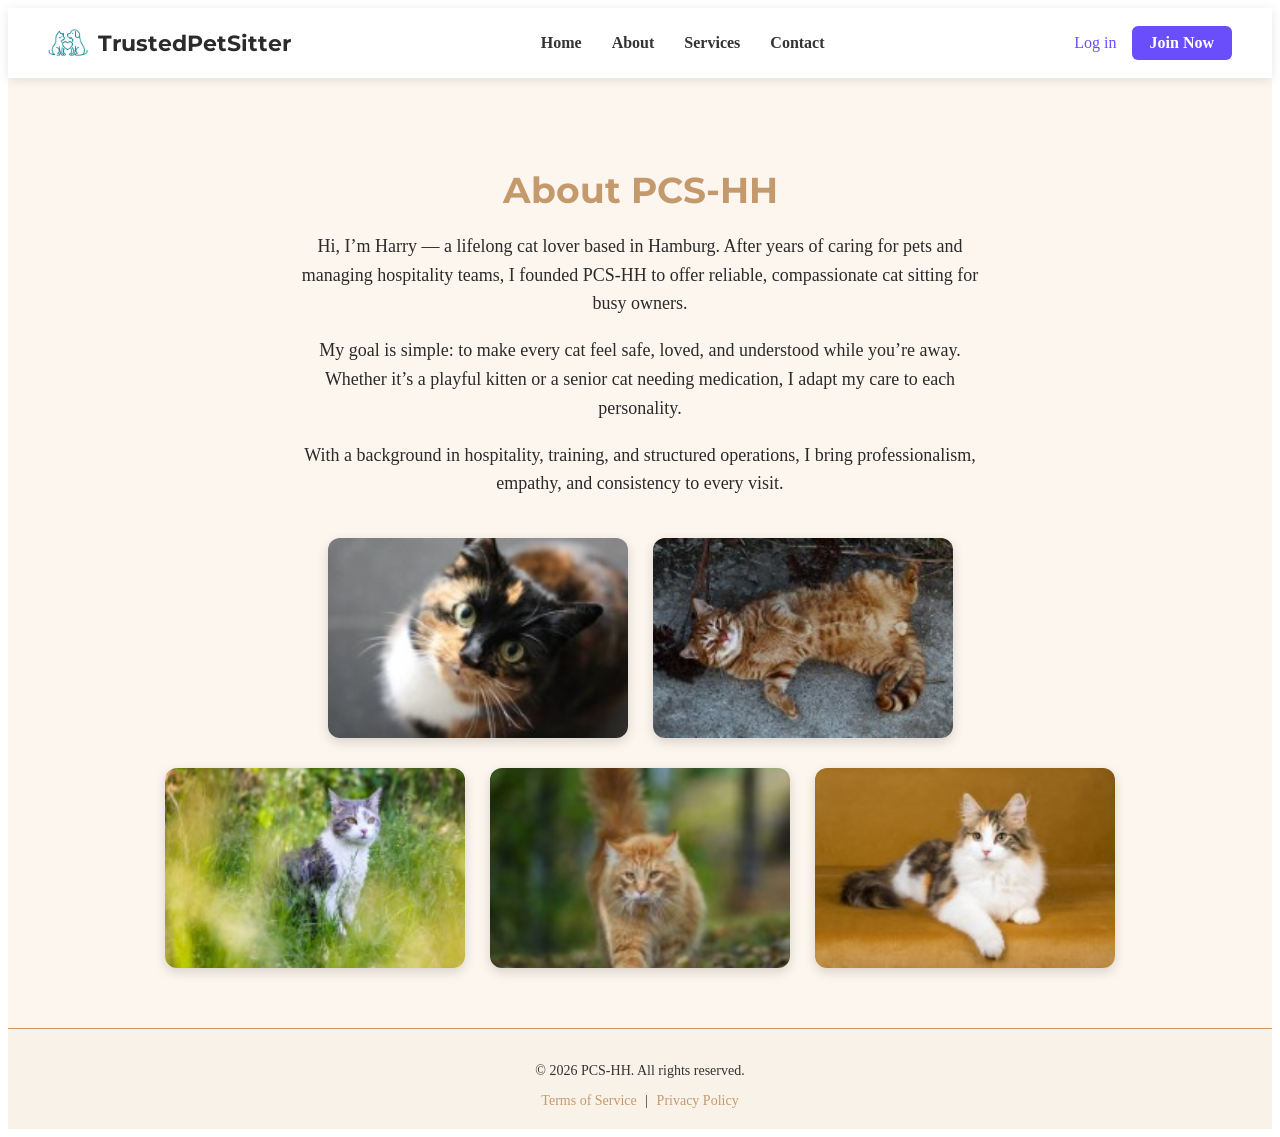
<file: about.html>
<!DOCTYPE html>
<html lang="en">
<head>
  <meta charset="UTF-8">
  <title>About – PCS-HH</title>
  <link href="https://fonts.googleapis.com/css2?family=Montserrat:wght@600&family=Lato&display=swap" rel="stylesheet">
  <link rel="stylesheet" href="style.css">
  
  
  <style>
    /* --- Paste this inside the <style> tags of about, services, and contact html --- */
.main-header {
  display: flex;
  align-items: center;
  justify-content: space-between;
  background: #fff;
  padding: 15px 40px;
  box-shadow: 0 2px 10px rgba(0,0,0,0.1);
  position: sticky;
  top: 0;
  z-index: 1000;
}

.logo {
  display: flex;
  align-items: center;
  gap: 10px;
}

.logo img {
  width: 40px;
  height: 40px;
  object-fit: contain;
}

.logo h1 {
  font-family: Montserrat, sans-serif;
  font-size: 22px;
  color: #2b2b2b;
  font-weight: 700;
  margin: 0;
}

.main-nav ul {
  display: flex;
  gap: 30px;
  list-style: none;
  margin: 0;
  padding: 0;
}

.main-nav a {
  text-decoration: none;
  font-weight: 600;
  color: #333;
  transition: color 0.3s ease;
}

.main-nav a:hover {
  color: #c49a6c;
}

.auth-buttons {
  display: flex;
  align-items: center;
  gap: 15px;
}

.login-link {
  color: #6a4efc;
  text-decoration: none;
  font-weight: 500;
}

.join-btn {
  background-color: #6a4efc;
  color: #fff;
  padding: 8px 18px;
  border-radius: 6px;
  font-weight: 600;
  text-decoration: none;
}

  </style>
</head>

<body>
<!-- REPLACE YOUR OLD PLAIN NAVIGATION LINKS WITH THIS COMPLETE BLOCK -->
<header class="main-header">
  <div class="logo">
    <img src="images/Cat_Dog.png" alt="Cat and Dog Icon">
    <h1>TrustedPetSitter</h1>
  </div>

  <nav class="main-nav">
    <ul>
      <li><a href="index.html">Home</a></li>
      <li><a href="about.html">About</a></li>
      <li><a href="services.html">Services</a></li>
      <li><a href="contact.html">Contact</a></li>
    </ul>
  </nav>

  <div class="auth-buttons">
    <a href="login.html" class="login-link">Log in</a>
    <a href="join.html" class="join-btn">Join Now</a>
  </div>
</header>

<!-- KEEP YOUR EXISTING "ABOUT PCS-HH" MAIN SECTION DOWN HERE EXACTLY AS IT IS -->


<section class="about-section">
  <div class="about-text">
    <h1>About PCS‑HH</h1>
    <p>Hi, I’m Harry — a lifelong cat lover based in Hamburg. After years of caring for pets and managing hospitality teams, I founded PCS‑HH to offer reliable, compassionate cat sitting for busy owners.</p>
    <p>My goal is simple: to make every cat feel safe, loved, and understood while you’re away. Whether it’s a playful kitten or a senior cat needing medication, I adapt my care to each personality.</p>
    <p>With a background in hospitality, training, and structured operations, I bring professionalism, empathy, and consistency to every visit.</p>
  </div>

  <div class="about-gallery">
    <div class="row top-row">
      <img src="images/cali_cat_female.jpg" alt="Calico cat">
      <img src="images/male_cat_lying_down.jpg" alt="Male cat lying down">
    </div>
    <div class="row bottom-row">
      <img src="images/male-cat-neuter.jpg" alt="Neutered male cat">
      <img src="images/o-cat-walking.jpg" alt="Orange cat walking">
      <img src="images/queen_cat_sitting.jpg" alt="Queen cat sitting">
    </div>
  </div>
</section>

<!-- Replace your old script tag with this precise GitHub Pages path -->
<script src="https://github.io"></script>



<footer class="site-footer">
  <p>© 2026 PCS‑HH. All rights reserved.</p>
  <a href="terms.html">Terms of Service</a> |
  <a href="privacy.html">Privacy Policy</a>
</footer>

</body>
</html>
</file>
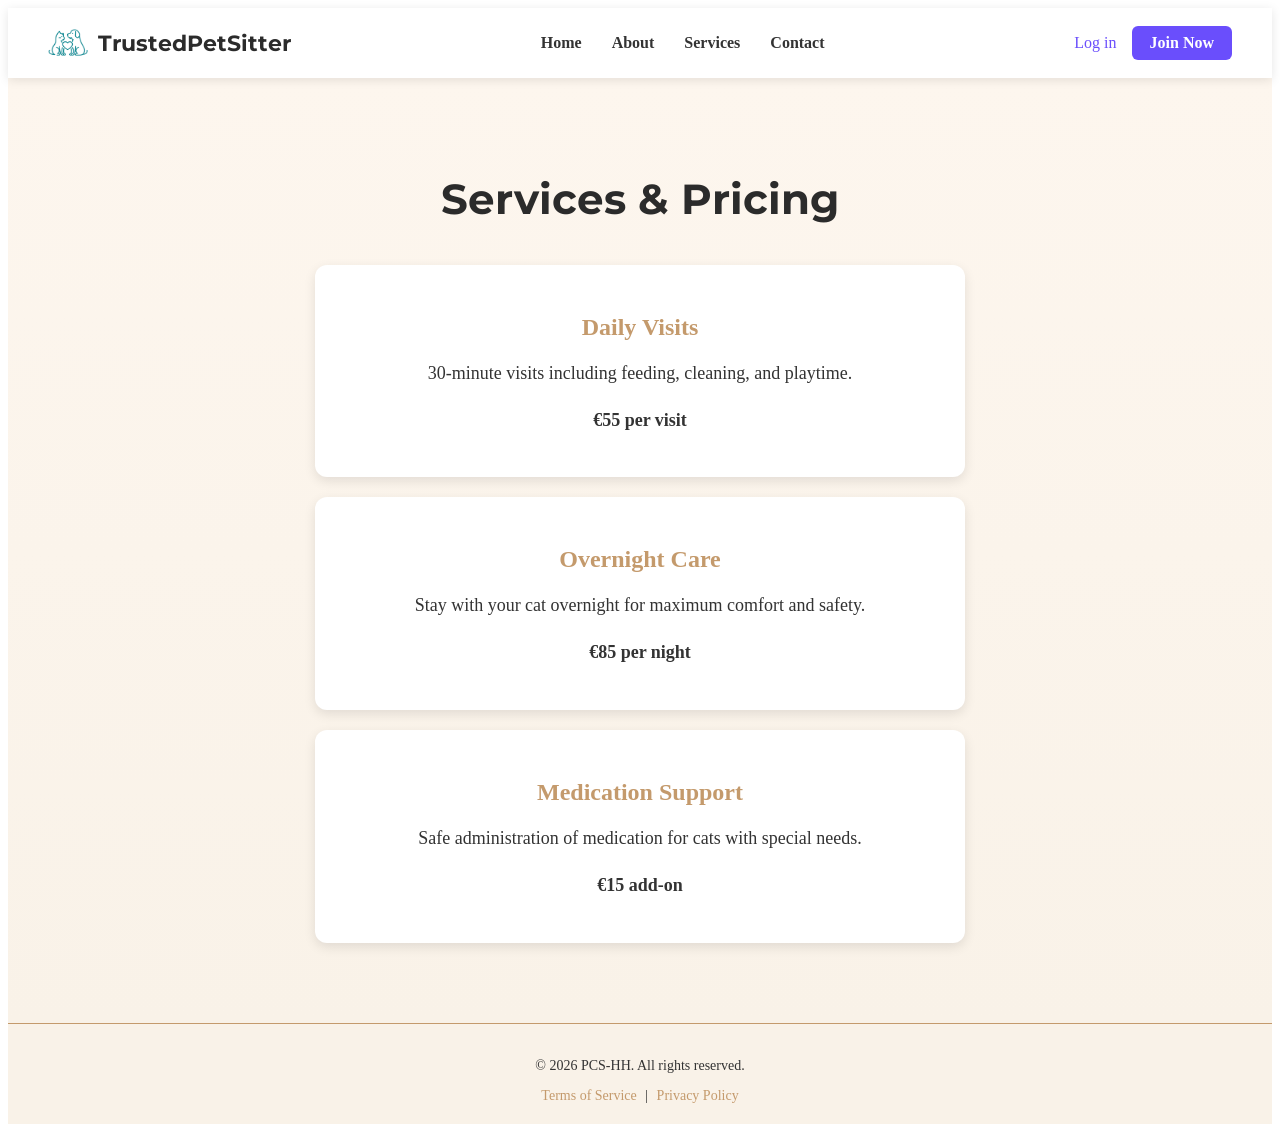
<file: services.html>
<!DOCTYPE html>
<html lang="en">
<head>
  <meta charset="UTF-8">
  <title>Services – PCS-HH</title>
  <link href="https://fonts.googleapis.com/css2?family=Montserrat:wght@600&family=Lato&display=swap" rel="stylesheet">
  <link rel="stylesheet" href="style.css">
  
  <style>

    /* --- Paste this inside the <style> tags of about, services, and contact html --- */
.main-header {
  display: flex;
  align-items: center;
  justify-content: space-between;
  background: #fff;
  padding: 15px 40px;
  box-shadow: 0 2px 10px rgba(0,0,0,0.1);
  position: sticky;
  top: 0;
  z-index: 1000;
}

.logo {
  display: flex;
  align-items: center;
  gap: 10px;
}

.logo img {
  width: 40px;
  height: 40px;
  object-fit: contain;
}

.logo h1 {
  font-family: Montserrat, sans-serif;
  font-size: 22px;
  color: #2b2b2b;
  font-weight: 700;
  margin: 0;
}

.main-nav ul {
  display: flex;
  gap: 30px;
  list-style: none;
  margin: 0;
  padding: 0;
}

.main-nav a {
  text-decoration: none;
  font-weight: 600;
  color: #333;
  transition: color 0.3s ease;
}

.main-nav a:hover {
  color: #c49a6c;
}

.auth-buttons {
  display: flex;
  align-items: center;
  gap: 15px;
}

.login-link {
  color: #6a4efc;
  text-decoration: none;
  font-weight: 500;
}

.join-btn {
  background-color: #6a4efc;
  color: #fff;
  padding: 8px 18px;
  border-radius: 6px;
  font-weight: 600;
  text-decoration: none;
}

  </style>
</head>

<body>
<!-- REPLACE YOUR OLD PLAIN NAVIGATION LINKS WITH THIS COMPLETE BLOCK -->
<header class="main-header">
  <div class="logo">
    <img src="images/Cat_Dog.png" alt="Cat and Dog Icon">
    <h1>TrustedPetSitter</h1>
  </div>

  <nav class="main-nav">
    <ul>
      <li><a href="index.html">Home</a></li>
      <li><a href="about.html">About</a></li>
      <li><a href="services.html">Services</a></li>
      <li><a href="contact.html">Contact</a></li>
    </ul>
  </nav>

  <div class="auth-buttons">
    <a href="login.html" class="login-link">Log in</a>
    <a href="join.html" class="join-btn">Join Now</a>
  </div>
</header>

<!-- KEEP YOUR EXISTING "ABOUT PCS-HH" MAIN SECTION DOWN HERE EXACTLY AS IT IS -->


<section class="services-section">
  <h1>Services & Pricing</h1>

  <div class="service-card">
    <h3>Daily Visits</h3>
    <p>30-minute visits including feeding, cleaning, and playtime.</p>
    <p class="price">€55 per visit</p>
  </div>

  <div class="service-card">
    <h3>Overnight Care</h3>
    <p>Stay with your cat overnight for maximum comfort and safety.</p>
    <p class="price">€85 per night</p>
  </div>

  <div class="service-card">
    <h3>Medication Support</h3>
    <p>Safe administration of medication for cats with special needs.</p>
    <p class="price">€15 add-on</p>
  </div>
</section>

<!-- Replace your old script tag with this precise GitHub Pages path -->
<script src="https://github.io"></script>


<footer class="site-footer">
  <p>© 2026 PCS‑HH. All rights reserved.</p>
  <a href="terms.html">Terms of Service</a> |
  <a href="privacy.html">Privacy Policy</a>
</footer>

</body>
</html>
</file>
<file: style.css>
#callbackForm {
  display: flex;
  flex-direction: column;
  gap: 12px;
  max-width: 400px;
}
#callbackForm input {
  padding: 10px;
  border-radius: 6px;
  border: 1px solid #ccc;
}

.btn {
  font-family: 'Montserrat', sans-serif;
  font-size: 1rem;          /* same size for all */
  font-weight: 600;         /* consistent thickness */
  background-color: #8A6E5A;
  color: #fff;
  padding: 12px 24px;
  border: none;
  border-radius: 8px;
  cursor: pointer;
  box-shadow: 2px 2px 5px rgba(0,0,0,0.2);
  transition: background 0.3s ease;
  line-height: 1.2;
}
.btn:hover {
  background-color: #6f5647;
}
#scheduleSection, #callbackSection #visitSection {
  margin-top: 20px;
  padding: 20px;
  background: #fff;
  border-radius: 8px;
  box-shadow: 0 2px 10px rgba(0,0,0,0.1);
}
input {
  margin: 8px;
  padding: 10px;
  border-radius: 6px;
  border: 1px solid #ccc;
}

.about-container {
  display: flex;
  align-items: flex-start;
  justify-content: space-between;
  gap: 40px;
  padding: 60px 40px;
}

.about-text {
  flex: 1;
  max-width: 600px;
}

.about-text h1 {
  font-family: Montserrat, sans-serif;
  font-size: 36px;
  margin-bottom: 20px;
}

.about-text p {
  font-size: 18px;
  line-height: 1.6;
  margin-bottom: 20px;
}

.about-photo img {
  width: 380px;
  height: auto;
  border-radius: 12px;
  box-shadow: 0 4px 12px rgba(0,0,0,0.15);
}

.about-gallery {
  display: flex;
  flex-wrap: wrap;
  gap: 20px;
  justify-content: center;
  margin-top: 40px;
}

.about-gallery img {
  width: 220px;
  height: auto;
  border-radius: 10px;
  box-shadow: 0 4px 10px rgba(0,0,0,0.15);
  transition: transform 0.3s ease;
}

.about-gallery img:hover {
  transform: scale(1.05);
}

.about-section {
  text-align: center;
  padding: 60px 40px;
}

.about-text {
  max-width: 700px;
  margin: 0 auto 40px;
}

.about-text h1 {
  font-family: Montserrat, sans-serif;
  font-size: 36px;
  margin-bottom: 20px;
}

.about-text p {
  font-size: 18px;
  line-height: 1.6;
  margin-bottom: 15px;
}

.about-gallery {
  display: flex;
  flex-direction: column;
  align-items: center;
  gap: 30px;
}

.about-gallery .row {
  display: flex;
  justify-content: center;
  gap: 25px;
  flex-wrap: wrap;
}

.about-gallery img {
  width: 300px;
  height: 200px;
  object-fit: cover;
  border-radius: 12px;
  box-shadow: 0 4px 12px rgba(0,0,0,0.15);
  transition: transform 0.3s ease;
}

.about-gallery img:hover {
  transform: scale(1.05);
}

.about-section {
  background-color: #fdf6ee;
  color: #2b2b2b;
  padding: 60px 40px;
}
.about-text h1 {
  color: #c49a6c;
}

.services-section {
  background-color: #fdf6ee; /* warm cream tone */
  padding: 60px 40px;
  text-align: center;
}

.services-section h1 {
  font-family: Montserrat, sans-serif;
  font-size: 42px;
  margin-bottom: 40px;
  color: #2b2b2b;
}

.service-card {
  background-color: #fff;
  border-radius: 12px;
  box-shadow: 0 4px 12px rgba(0,0,0,0.1);
  padding: 25px;
  margin: 20px auto;
  max-width: 600px;
  transition: transform 0.3s ease, box-shadow 0.3s ease;
}

.service-card:hover {
  transform: translateY(-5px);
  box-shadow: 0 6px 16px rgba(0,0,0,0.15);
}

.service-card h3 {
  font-size: 24px;
  color: #c49a6c; /* soft brown accent */
  margin-bottom: 10px;
}

.service-card p {
  font-size: 18px;
  line-height: 1.6;
  color: #333;
}

.price {
  font-weight: bold;
  color: #2b2b2b;
  margin-top: 10px;
}

.services-section {
  background: linear-gradient(to bottom, #fdf6ee, #f9f2e8);
}

.privacy-banner {
  position: fixed;
  bottom: 0;
  left: 0;
  width: 100%;
  background-color: #fdf6ee;
  border-top: 2px solid #c49a6c;
  padding: 20px;
  text-align: center;
  box-shadow: 0 -4px 10px rgba(0,0,0,0.1);
  z-index: 1000;
}

.privacy-banner h3 {
  margin-bottom: 10px;
  font-family: Montserrat, sans-serif;
  color: #2b2b2b;
}

.privacy-banner p {
  font-size: 16px;
  color: #333;
  margin-bottom: 15px;
}

.privacy-buttons button {
  margin: 0 8px;
  padding: 8px 16px;
  border: 1px solid #c49a6c;
  border-radius: 6px;
  background-color: #fff;
  cursor: pointer;
  transition: background-color 0.3s ease;
}

.privacy-buttons button:hover {
  background-color: #f2e3d5;
}

.privacy-buttons .allow {
  background-color: #c49a6c;
  color: #fff;
}

.site-footer {
  background-color: #f9f2e8;
  text-align: center;
  padding: 20px;
  font-size: 14px;
  color: #333;
  border-top: 1px solid #c49a6c;
}

.site-footer a {
  color: #c49a6c;
  text-decoration: none;
  margin: 0 5px;
}

.site-footer a:hover {
  text-decoration: underline;
}

.main-header {
  display: flex !important;
  align-items: center;
  justify-content: space-between;
  background: #fff;
  padding: 15px 40px;
  box-shadow: 0 2px 10px rgba(0,0,0,0.1);
  position: sticky;
  top: 0;
  z-index: 1000;
}

.logo {
  display: flex;
  align-items: center;
  gap: 10px;
}

.logo img {
  width: 40px; /* small icon */
  height: 40px;
  object-fit: contain;
}

.logo h1 {
  font-family: Montserrat, sans-serif;
  font-size: 22px;
  color: #2b2b2b;
  font-weight: 700;
  margin: 0;
}

.main-nav ul {
  display: flex;
  gap: 30px;
  list-style: none;
  margin: 0;
  padding: 0;
}

.main-nav a {
  text-decoration: none;
  font-weight: 600;
  color: #2b2b2b;
  transition: color 0.3s ease;
}

.main-nav a:hover {
  color: #c49a6c;
}

.auth-buttons {
  display: flex;
  align-items: center;
  gap: 15px;
}

.login-link {
  color: #6a4efc;
  text-decoration: none;
  font-weight: 500;
}

.join-btn {
  background-color: #6a4efc;
  color: #fff;
  padding: 8px 18px;
  border-radius: 6px;
  font-weight: 600;
  text-decoration: none;
  transition: background-color 0.3s ease;
}

.join-btn:hover {
  background-color: #5538d0;
}

/* Modal Backdrop Positioning */
.modal-overlay {
  position: fixed;
  top: 0;
  left: 0;
  width: 100%;
  height: 100%;
  background-color: rgba(0, 0, 0, 0.6);
  z-index: 2000;
  display: flex;
  align-items: center;
  justify-content: center;
}

/* Dark Green Modal Window Container */
.modal-content {
  background-color: #063A32; /* Deep background color matched to your layout screen */
  color: #ffffff;
  padding: 40px;
  border-radius: 12px;
  width: 90%;
  max-width: 950px;
  position: relative;
  box-shadow: 0 4px 20px rgba(0,0,0,0.3);
}

.modal-close {
  position: absolute;
  top: 15px;
  right: 20px;
  background: transparent;
  border: none;
  color: #fff;
  font-size: 28px;
  cursor: pointer;
}

.modal-content h2 {
  font-family: Montserrat, sans-serif;
  font-size: 32px;
  margin-top: 0;
  margin-bottom: 30px;
}

/* Responsive side by side grids */
.membership-cards {
  display: flex;
  gap: 25px;
}

/* Light Green Card Blocks */
.m-card {
  background-color: #D2EBD4; 
  color: #2b2b2b;
  padding: 30px;
  border-radius: 8px;
  flex: 1;
  display: flex;
  flex-direction: column;
  justify-content: space-between;
}

.m-card h3 {
  font-family: Montserrat, sans-serif;
  font-size: 22px;
  margin-top: 0;
}

.m-card ul {
  list-style: none;
  padding: 0;
  margin: 20px 0;
}

.m-card li {
  margin-bottom: 10px;
  font-weight: 500;
}

/* Action button inside cards */
.m-btn {
  background-color: transparent;
  border: 1.5px solid #2b2b2b;
  color: #2b2b2b;
  padding: 12px;
  border-radius: 25px;
  font-weight: 700;
  cursor: pointer;
  width: 100%;
  text-align: left;
  padding-left: 20px;
  transition: all 0.2s ease;
}

.m-btn:hover {
  background-color: #2b2b2b;
  color: #fff;
}

.auth-overlay {
  position: fixed; top: 0; left: 0; width: 100%; height: 100%;
  background: rgba(0,0,0,0.5); z-index: 3000; display: flex; align-items: center; justify-content: center;
}
.auth-content {
  background: #fff; padding: 40px; border-radius: 12px; width: 90%; max-width: 480px;
  position: relative; box-shadow: 0 4px 20px rgba(0,0,0,0.2); font-family: sans-serif;
}
.auth-close { position: absolute; top: 15px; right: 20px; background: none; border: none; font-size: 24px; cursor: pointer; color: #333; }
.social-login { display: flex; flex-direction: column; gap: 12px; margin-top: 20px; }
.social-btn {
  display: flex; align-items: center; justify-content: center; gap: 10px;
  background: #fff; border: 1px solid #ccc; padding: 12px; border-radius: 6px; font-weight: 600; cursor: pointer;
}
.social-btn img { width: 18px; height: 18px; }
.separator { text-align: center; margin: 20px 0; position: relative; }
.separator::before { content: ""; position: absolute; left: 0; top: 50%; width: 100%; height: 100%; border-top: 1px solid #eee; z-index: 1; }
.separator span { background: #fff; padding: 0 15px; position: relative; z-index: 2; color: #777; }
.form-group { display: flex; flex-direction: column; gap: 6px; margin-bottom: 15px; }
.form-group label { font-weight: 600; color: #063A32; display: flex; justify-content: space-between; }
.form-group input { padding: 12px; border: 1px solid #ccc; border-radius: 6px; font-size: 16px; }
.show-pass { color: #6a4efc; cursor: pointer; font-size: 14px; }
.hint { color: #777; font-size: 12px; }
.submit-auth-btn { background: #6a4efc; color: #fff; width: 100%; padding: 14px; border: none; border-radius: 6px; font-size: 16px; font-weight: 600; cursor: pointer; margin-top: 10px; }
.terms-text { font-size: 12px; color: #666; text-align: center; line-height: 1.4; margin-top: 20px; }
.switch-view { text-align: center; margin-top: 20px; font-weight: 500; }
.switch-view a { color: #6a4efc; text-decoration: none; font-weight: 600; }

.contact-section {
  padding: 40px;
  max-width: 800px;
  margin: 50px auto;
  
  /* --- Add this line to claim available space --- */
  flex: 1; 
}

.contact-section h2 { font-size: 32px; text-align: center; margin-bottom: 5px; }
.contact-subtitle { text-align: center; color: #666; margin-bottom: 40px; }

/* Crisp White Card Frame */
.styled-contact-form {
  background: #ffffff;
  padding: 40px;
  border-radius: 8px;
  border: 1px solid #e0e0e0;
  box-shadow: 0 4px 20px rgba(0,0,0,0.02);
  display: flex;
  flex-direction: column;
  gap: 20px;
}

.form-row {
  display: flex;
  gap: 16px;
  width: 100%;
}

.form-field {
  flex: 1;
  display: flex;
}

/* Light border input fields without visible labels */
.form-field input,
.form-field select,
.form-field textarea {
  width: 100%;
  padding: 14px 16px;
  font-size: 16px;
  color: #333;
  background-color: #fff;
  border: 1px solid #cccccc;
  border-radius: 6px;
  box-sizing: border-box;
  outline: none;
  font-family: inherit;
}

.form-field input::placeholder,
.form-field select:invalid,
.form-field textarea::placeholder {
  color: #888888;
}

.form-field input:focus,
.form-field select:focus,
.form-field textarea:focus {
  border-color: #888888;
}

/* Flexible, mouse-expandable text window */
.form-field textarea {
  resize: vertical; /* Explicitly permits corner drag adjustments */
  min-height: 120px;
}

/* Custom Dropdown styling selectors */
.select-wrapper {
  position: relative;
}
.select-wrapper select {
  appearance: none;
  -webkit-appearance: none;
  cursor: pointer;
  padding-right: 35px;
}
.select-wrapper::after {
  content: "➔";
  font-size: 11px;
  color: #555;
  transform: rotate(90deg);
  position: absolute;
  right: 16px;
  top: 18px;
  pointer-events: none;
}

/* Centered fine-print privacy disclaimer row */
.form-privacy-text {
  font-size: 13px;
  color: #222222;
  text-align: center;
  margin: 10px 0;
  line-height: 1.4;
}
.form-privacy-text a {
  color: #000;
  font-weight: bold;
  text-decoration: underline;
}

/* Action button positioning systems */
.form-submit-container {
  display: flex;
  justify-content: center;
  margin-top: 10px;
}

/* Eye-Catching Crimson Red Action Button */
.submit-form-btn {
  background: #E50027; /* Matches the vibrant red button */
  color: #ffffff;
  border: none;
  padding: 16px 48px;
  font-size: 18px;
  font-weight: 700;
  border-radius: 6px;
  cursor: pointer;
  transition: background 0.15s ease;
  width: auto;
}

.submit-form-btn:hover {
  background: #c20021;
}

/* Responsive adjustments for handheld phones */
@media (max-width: 550px) {
  .form-row { flex-direction: column; gap: 20px; }
  .styled-contact-form { padding: 20px; }
}
</file>
